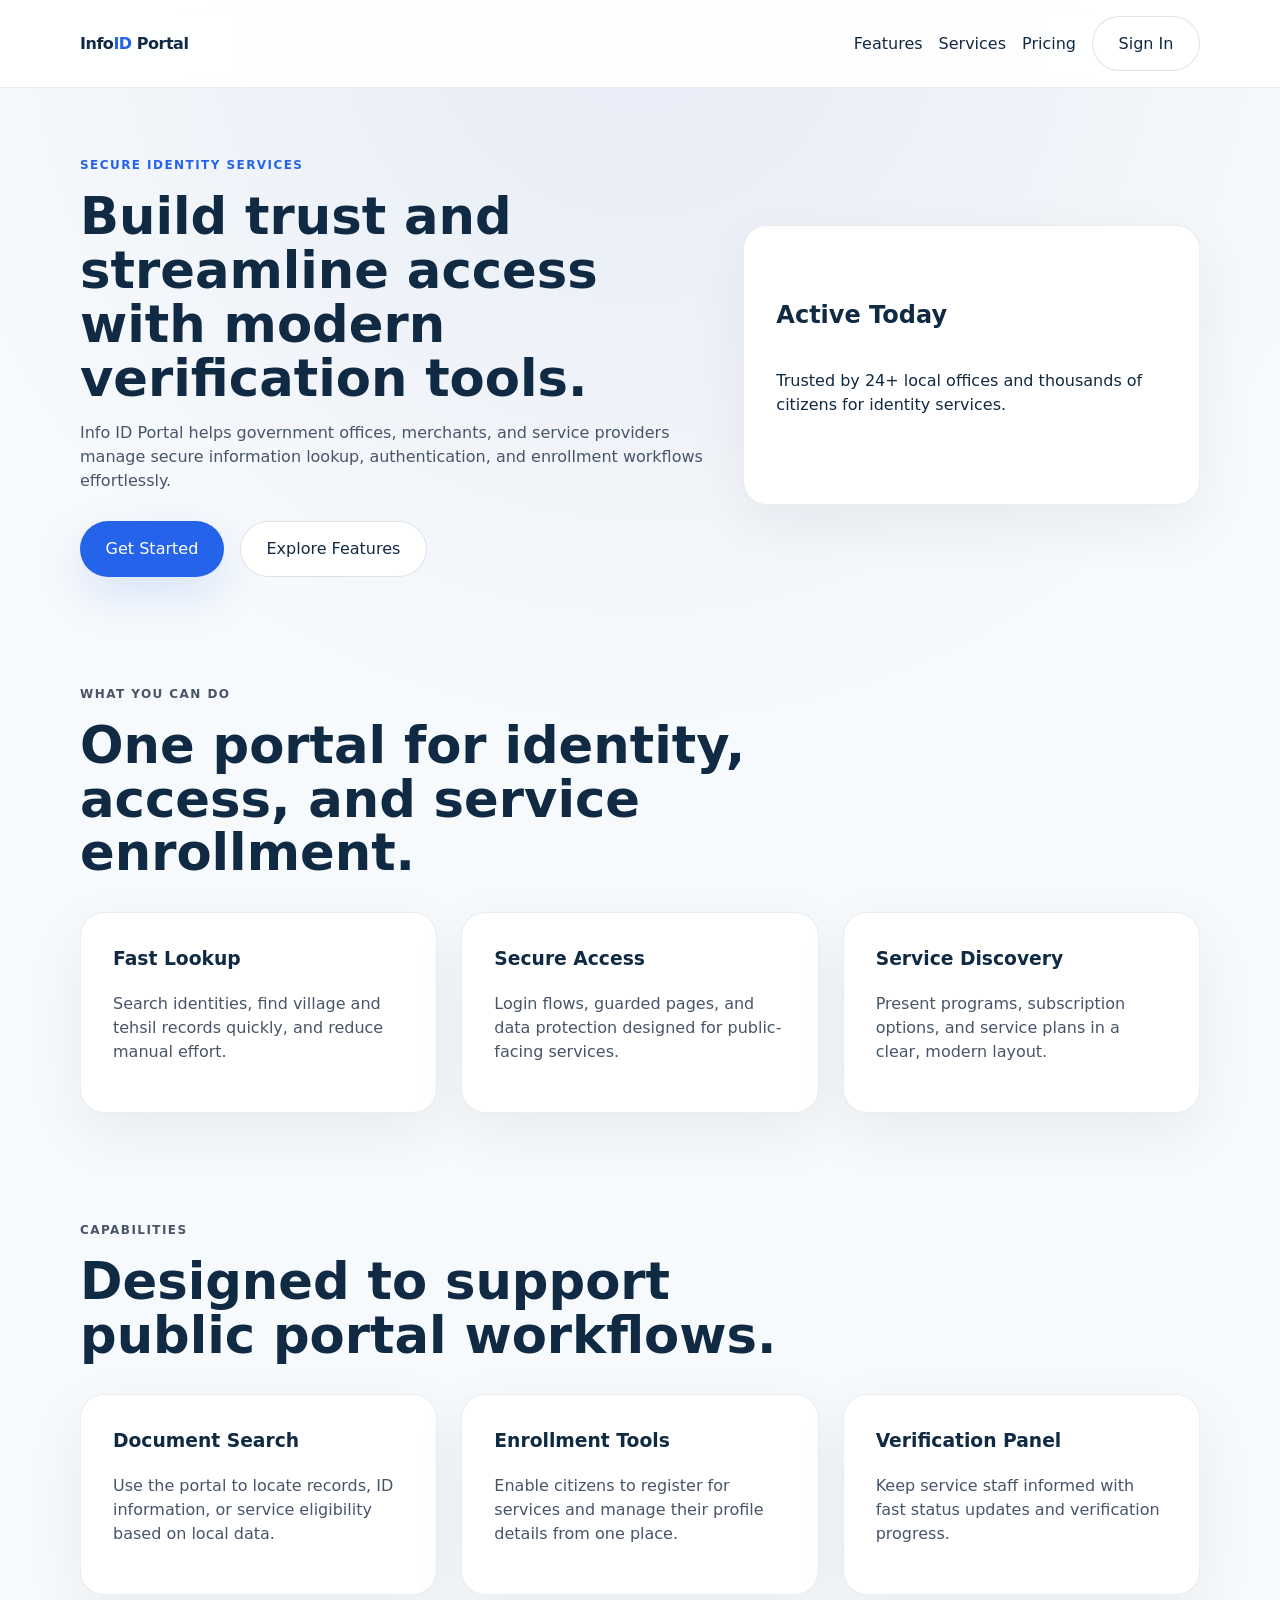
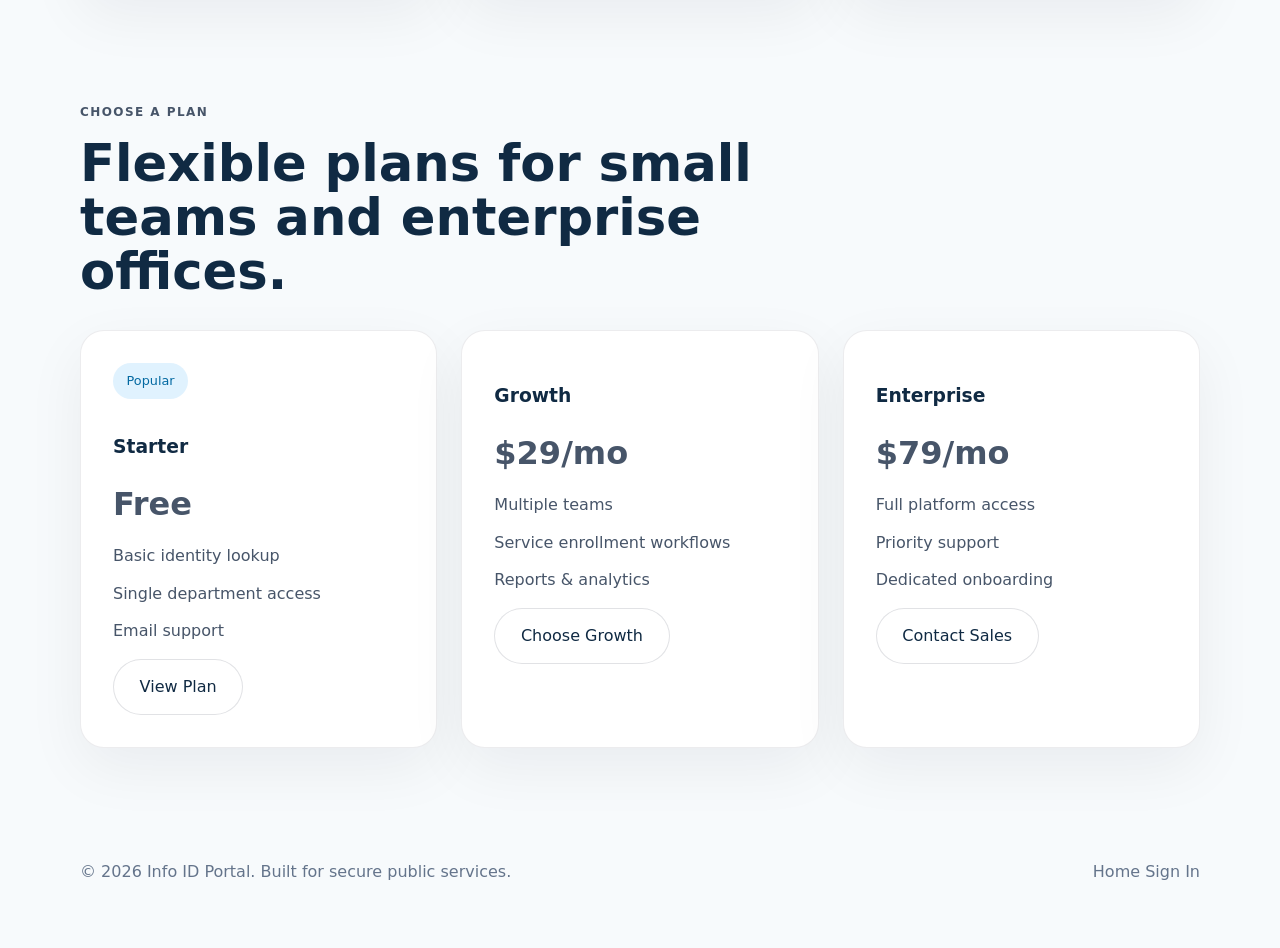
<file: public-portal/landing.html>
<!DOCTYPE html>
<html lang="en">
<head>
  <meta charset="UTF-8" />
  <meta name="viewport" content="width=device-width, initial-scale=1.0" />
  <title>Info ID Portal | Landing</title>
  <link rel="stylesheet" href="style.css" />
</head>
<body>
  <header class="topbar">
    <div class="container header-inner">
      <a class="brand" href="#home">Info<span>ID</span> Portal</a>
      <nav class="nav-links">
        <a href="#features">Features</a>
        <a href="#services">Services</a>
        <a href="#pricing">Pricing</a>
        <a href="login.html" class="button secondary">Sign In</a>
      </nav>
    </div>
  </header>

  <main>
    <section class="hero" id="home">
      <div class="container hero-grid">
        <div class="hero-copy">
          <span class="eyebrow">Secure Identity Services</span>
          <h1>Build trust and streamline access with modern verification tools.</h1>
          <p>Info ID Portal helps government offices, merchants, and service providers manage secure information lookup, authentication, and enrollment workflows effortlessly.</p>
          <div class="hero-actions">
            <a href="login.html" class="button primary">Get Started</a>
            <a href="#features" class="button outline">Explore Features</a>
          </div>
        </div>
        <div class="hero-media">
          <div class="card media-card">
            <h2>Active Today</h2>
            <p>Trusted by 24+ local offices and thousands of citizens for identity services.</p>
          </div>
        </div>
      </div>
    </section>

    <section class="section features" id="features">
      <div class="container">
        <div class="section-heading">
          <p class="eyebrow">What you can do</p>
          <h2>One portal for identity, access, and service enrollment.</h2>
        </div>
        <div class="features-grid">
          <article class="feature-card">
            <h3>Fast Lookup</h3>
            <p>Search identities, find village and tehsil records quickly, and reduce manual effort.</p>
          </article>
          <article class="feature-card">
            <h3>Secure Access</h3>
            <p>Login flows, guarded pages, and data protection designed for public-facing services.</p>
          </article>
          <article class="feature-card">
            <h3>Service Discovery</h3>
            <p>Present programs, subscription options, and service plans in a clear, modern layout.</p>
          </article>
        </div>
      </div>
    </section>

    <section class="section services" id="services">
      <div class="container">
        <div class="section-heading">
          <p class="eyebrow">Capabilities</p>
          <h2>Designed to support public portal workflows.</h2>
        </div>
        <div class="service-grid">
          <article class="service-card">
            <h3>Document Search</h3>
            <p>Use the portal to locate records, ID information, or service eligibility based on local data.</p>
          </article>
          <article class="service-card">
            <h3>Enrollment Tools</h3>
            <p>Enable citizens to register for services and manage their profile details from one place.</p>
          </article>
          <article class="service-card">
            <h3>Verification Panel</h3>
            <p>Keep service staff informed with fast status updates and verification progress.</p>
          </article>
        </div>
      </div>
    </section>

    <section class="section pricing" id="pricing">
      <div class="container">
        <div class="section-heading">
          <p class="eyebrow">Choose a plan</p>
          <h2>Flexible plans for small teams and enterprise offices.</h2>
        </div>
        <div class="pricing-grid">
          <article class="pricing-card featured">
            <span class="badge">Popular</span>
            <h3>Starter</h3>
            <p class="price">Free</p>
            <ul>
              <li>Basic identity lookup</li>
              <li>Single department access</li>
              <li>Email support</li>
            </ul>
            <a href="pricing.html" class="button outline">View Plan</a>
          </article>
          <article class="pricing-card">
            <h3>Growth</h3>
            <p class="price">$29/mo</p>
            <ul>
              <li>Multiple teams</li>
              <li>Service enrollment workflows</li>
              <li>Reports & analytics</li>
            </ul>
            <a href="pricing.html" class="button outline">Choose Growth</a>
          </article>
          <article class="pricing-card">
            <h3>Enterprise</h3>
            <p class="price">$79/mo</p>
            <ul>
              <li>Full platform access</li>
              <li>Priority support</li>
              <li>Dedicated onboarding</li>
            </ul>
            <a href="pricing.html" class="button outline">Contact Sales</a>
          </article>
        </div>
      </div>
    </section>
  </main>

  <footer class="footer">
    <div class="container footer-inner">
      <p>&copy; 2026 Info ID Portal. Built for secure public services.</p>
      <div class="footer-links">
        <a href="landing.html">Home</a>
        <a href="login.html">Sign In</a>
      </div>
    </div>
  </footer>
</body>
</html>
</file>
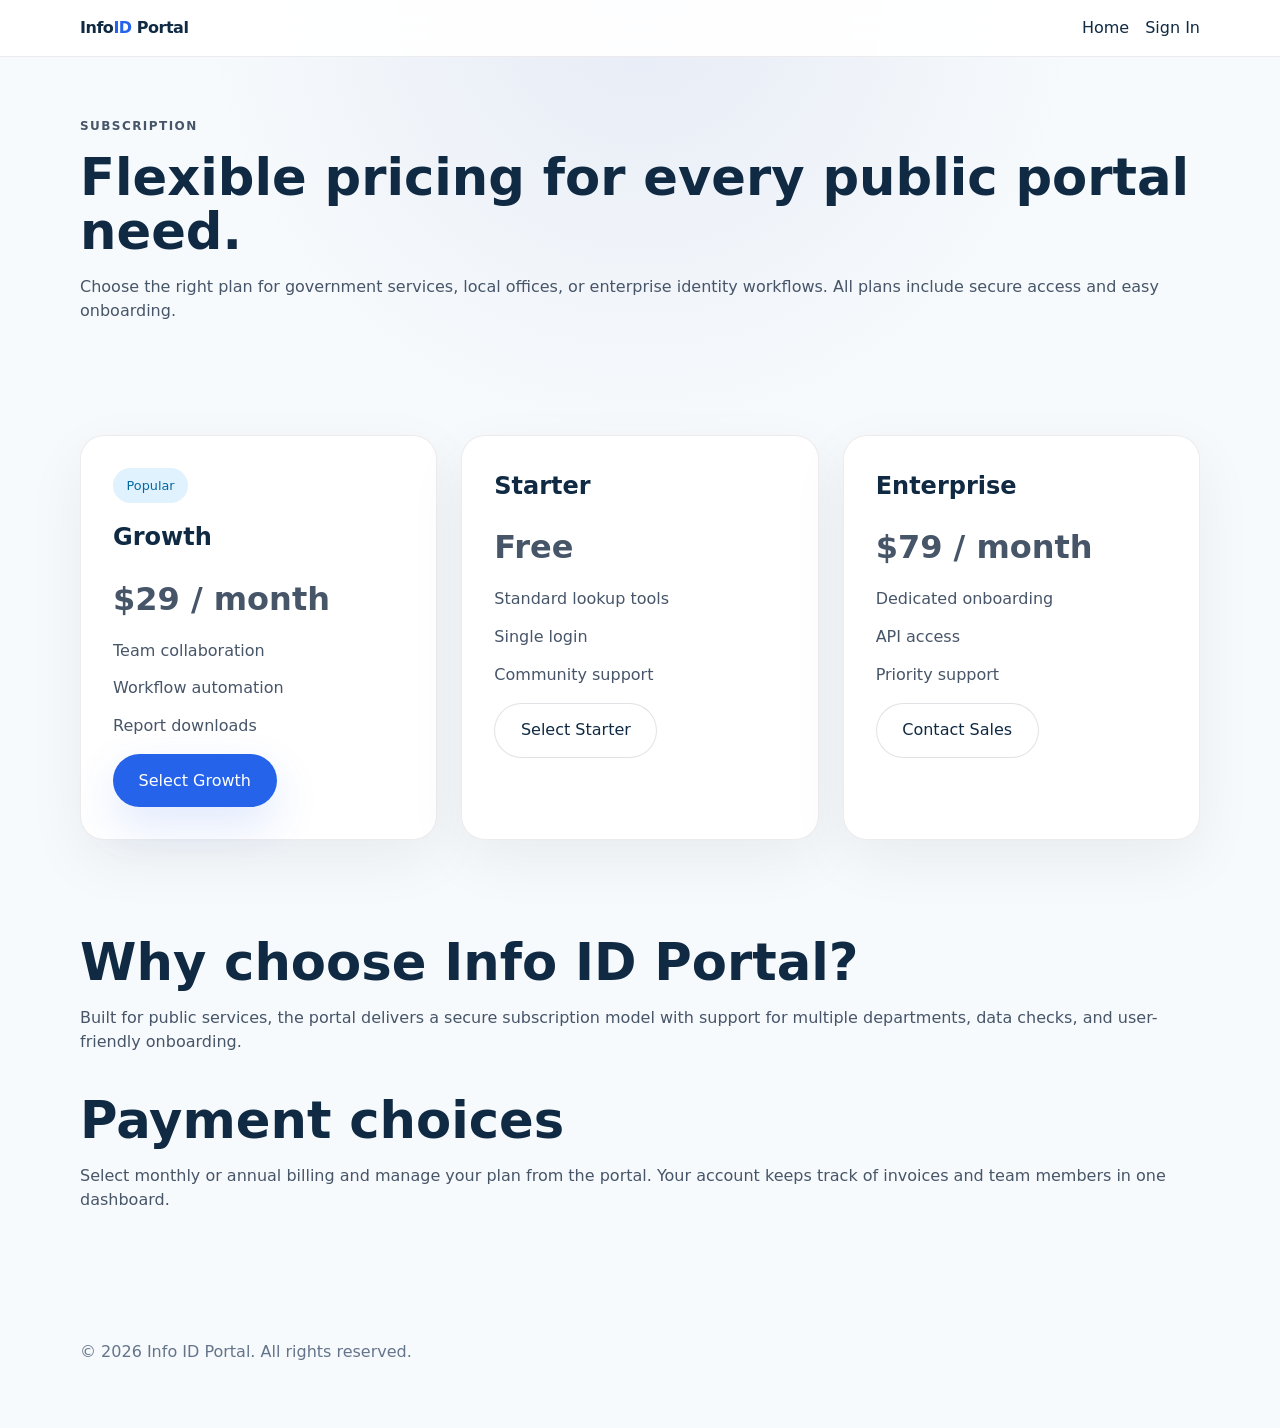
<file: public-portal/pricing.html>
<!DOCTYPE html>
<html lang="en">
<head>
  <meta charset="UTF-8" />
  <meta name="viewport" content="width=device-width, initial-scale=1.0" />
  <title>Info ID Portal | Pricing</title>
  <link rel="stylesheet" href="style.css" />
</head>
<body>
  <div class="pricing-shell">
    <header class="pricing-header">
      <div class="container header-inner">
        <a class="brand" href="landing.html">Info<span>ID</span> Portal</a>
        <nav class="nav-links">
          <a href="landing.html">Home</a>
          <a href="login.html">Sign In</a>
        </nav>
      </div>
    </header>

    <main class="pricing-main">
      <section class="section pricing-intro">
        <div class="container">
          <p class="eyebrow">Subscription</p>
          <h1>Flexible pricing for every public portal need.</h1>
          <p>Choose the right plan for government services, local offices, or enterprise identity workflows. All plans include secure access and easy onboarding.</p>
        </div>
      </section>

      <section class="section pricing-options">
        <div class="container pricing-grid">
          <article class="pricing-card featured">
            <span class="badge">Popular</span>
            <h2>Growth</h2>
            <p class="price">$29 / month</p>
            <ul>
              <li>Team collaboration</li>
              <li>Workflow automation</li>
              <li>Report downloads</li>
            </ul>
            <button class="button primary">Select Growth</button>
          </article>
          <article class="pricing-card">
            <h2>Starter</h2>
            <p class="price">Free</p>
            <ul>
              <li>Standard lookup tools</li>
              <li>Single login</li>
              <li>Community support</li>
            </ul>
            <button class="button outline">Select Starter</button>
          </article>
          <article class="pricing-card">
            <h2>Enterprise</h2>
            <p class="price">$79 / month</p>
            <ul>
              <li>Dedicated onboarding</li>
              <li>API access</li>
              <li>Priority support</li>
            </ul>
            <button class="button outline">Contact Sales</button>
          </article>
        </div>
      </section>

      <section class="section plan-details">
        <div class="container plan-info">
          <div>
            <h3>Why choose Info ID Portal?</h3>
            <p>Built for public services, the portal delivers a secure subscription model with support for multiple departments, data checks, and user-friendly onboarding.</p>
          </div>
          <div>
            <h3>Payment choices</h3>
            <p>Select monthly or annual billing and manage your plan from the portal. Your account keeps track of invoices and team members in one dashboard.</p>
          </div>
        </div>
      </section>
    </main>

    <footer class="footer">
      <div class="container footer-inner">
        <p>&copy; 2026 Info ID Portal. All rights reserved.</p>
      </div>
    </footer>
  </div>
</body>
</html>
</file>
<file: public-portal/style.css>
/* public-portal dedicated styles */
:root {
  color-scheme: light;
  font-family: Inter, system-ui, -apple-system, BlinkMacSystemFont, "Segoe UI", sans-serif;
  font-size: 16px;
  line-height: 1.5;
  color: #102a43;
  background: #f7fafc;
}

* {
  box-sizing: border-box;
}

html, body {
  margin: 0;
  min-height: 100%;
}

body {
  background: radial-gradient(circle at top, rgba(30, 64, 175, 0.08), transparent 28%), #f7fafc;
}

img {
  max-width: 100%;
  display: block;
}

a {
  color: inherit;
  text-decoration: none;
}

button,
input {
  font: inherit;
}

.container {
  width: min(1120px, calc(100% - 2rem));
  margin: 0 auto;
}

.topbar,
.pricing-header {
  background: rgba(255, 255, 255, 0.92);
  backdrop-filter: blur(12px);
  border-bottom: 1px solid rgba(15, 23, 42, 0.08);
  position: sticky;
  top: 0;
  z-index: 10;
}

.header-inner,
.footer-inner,
.hero-grid,
.features-grid,
.service-grid,
.pricing-grid,
.plan-info {
  display: grid;
  gap: 1.5rem;
}

.header-inner,
.footer-inner {
  grid-template-columns: auto 1fr;
  align-items: center;
  padding: 1rem 0;
}

.brand {
  font-weight: 800;
  letter-spacing: -0.03em;
}

.brand span {
  color: #2563eb;
}

.nav-links {
  display: flex;
  align-items: center;
  gap: 1rem;
  justify-content: flex-end;
}

.nav-links a.button {
  white-space: nowrap;
}

.hero {
  padding: 4rem 0 3rem;
}

.hero-grid {
  grid-template-columns: 1.4fr 1fr;
  align-items: center;
}

.hero-copy h1,
.section-heading h2,
.pricing-intro h1,
.plan-info h3 {
  margin: 0;
  font-size: clamp(2.4rem, 4vw, 3.4rem);
  line-height: 1.05;
}

.eyebrow {
  display: inline-flex;
  margin-bottom: 1rem;
  color: #2563eb;
  font-weight: 700;
  text-transform: uppercase;
  letter-spacing: 0.12em;
  font-size: 0.75rem;
}

.hero-copy p,
.section-heading p,
.pricing-intro p,
.plan-info p,
.service-card p,
.feature-card p,
.pricing-card p {
  color: #475569;
}

.hero-actions {
  display: flex;
  flex-wrap: wrap;
  gap: 1rem;
  margin-top: 1.75rem;
}

.button {
  display: inline-flex;
  align-items: center;
  justify-content: center;
  border: none;
  border-radius: 999px;
  padding: 0.92rem 1.6rem;
  cursor: pointer;
  transition: transform 180ms ease, box-shadow 180ms ease, background-color 180ms ease;
}

.button:hover {
  transform: translateY(-1px);
}

.button.primary {
  color: white;
  background: #2563eb;
  box-shadow: 0 18px 45px rgba(37, 99, 235, 0.15);
}

.button.secondary,
.button.outline {
  color: #102a43;
  background: rgba(255, 255, 255, 0.92);
  border: 1px solid rgba(15, 23, 42, 0.12);
}

.section {
  padding: 3rem 0;
}

.section-heading {
  max-width: 720px;
  margin-bottom: 2rem;
}

.features-grid,
.service-grid,
.pricing-grid {
  grid-template-columns: repeat(3, minmax(0, 1fr));
}

.feature-card,
.service-card,
.pricing-card,
.media-card {
  background: white;
  border: 1px solid rgba(15, 23, 42, 0.08);
  border-radius: 24px;
  padding: 2rem;
  box-shadow: 0 20px 60px rgba(15, 23, 42, 0.06);
}

.feature-card h3,
.service-card h3,
.pricing-card h2,
.media-card h2 {
  margin-top: 0;
}

.media-card {
  min-height: 280px;
  display: grid;
  align-content: center;
  justify-items: start;
}

.badge {
  display: inline-flex;
  align-items: center;
  justify-content: center;
  background: #e0f2fe;
  color: #0369a1;
  border-radius: 999px;
  font-size: 0.8rem;
  padding: 0.5rem 0.85rem;
  margin-bottom: 1rem;
}

.price {
  font-size: clamp(1.75rem, 2.5vw, 2.35rem);
  margin: 1rem 0;
  font-weight: 700;
}

.pricing-card ul,
.plan-info > div {
  padding: 0;
  list-style: none;
}

.pricing-card li {
  margin-bottom: 0.85rem;
  color: #475569;
}

.footer {
  padding: 2rem 0;
}

.footer-inner {
  grid-template-columns: 1fr auto;
  color: #64748b;
}

.auth-shell,
.pricing-shell {
  min-height: 100vh;
}

.auth-shell {
  display: grid;
  place-items: center;
  padding: 2rem 0;
}

.auth-panel {
  width: min(520px, 100%);
  padding: 2.5rem;
  border-radius: 32px;
  background: rgba(255, 255, 255, 0.96);
  border: 1px solid rgba(15, 23, 42, 0.08);
  box-shadow: 0 40px 90px rgba(15, 23, 42, 0.08);
}

.auth-brand h1 {
  margin: 0 0 0.5rem;
}

.auth-brand p {
  margin: 0;
  color: #64748b;
}

.auth-tabs {
  margin: 2rem 0 1.5rem;
  display: grid;
  grid-template-columns: repeat(2, 1fr);
  gap: 0.75rem;
}

.tab {
  border: 1px solid rgba(15, 23, 42, 0.12);
  border-radius: 14px;
  padding: 1rem 1.25rem;
  background: white;
  cursor: pointer;
  font-weight: 600;
}

.tab.active {
  background: #2563eb;
  color: white;
  border-color: transparent;
}

.auth-form {
  display: grid;
  gap: 1rem;
}

.form-group {
  display: grid;
  gap: 0.5rem;
}

.form-group label {
  font-size: 0.95rem;
  color: #334155;
}

.form-group input {
  width: 100%;
  padding: 0.95rem 1rem;
  border-radius: 16px;
  border: 1px solid rgba(15, 23, 42, 0.12);
  background: #f8fafc;
}

.form-actions {
  margin-top: 0.5rem;
}

.auth-footer {
  margin-top: 1.75rem;
  border-top: 1px solid rgba(15, 23, 42, 0.08);
  padding-top: 1.25rem;
  text-align: center;
}

.auth-footer p {
  margin: 0 0 1rem;
  color: #64748b;
}

.social-row {
  display: grid;
  grid-template-columns: repeat(2, minmax(0, 1fr));
  gap: 0.75rem;
}

.auth-message {
  min-height: 1.5rem;
  color: #0f172a;
  font-size: 0.95rem;
}

.privacy-note {
  margin-top: 1.5rem;
  font-size: 0.9rem;
  color: #64748b;
}

@media (max-width: 900px) {
  .hero-grid,
  .pricing-grid,
  .features-grid,
  .service-grid {
    grid-template-columns: 1fr;
  }

  .header-inner,
  .footer-inner {
    grid-template-columns: 1fr;
  }

  .nav-links {
    justify-content: flex-start;
    flex-wrap: wrap;
  }
}

@media (max-width: 640px) {
  .hero {
    padding-top: 2.5rem;
  }

  .hero-copy h1,
  .pricing-intro h1 {
    font-size: 2.1rem;
  }

  .button {
    width: 100%;
  }

  .auth-tabs {
    grid-template-columns: 1fr;
  }

  .social-row {
    grid-template-columns: 1fr;
  }
}
</file>
